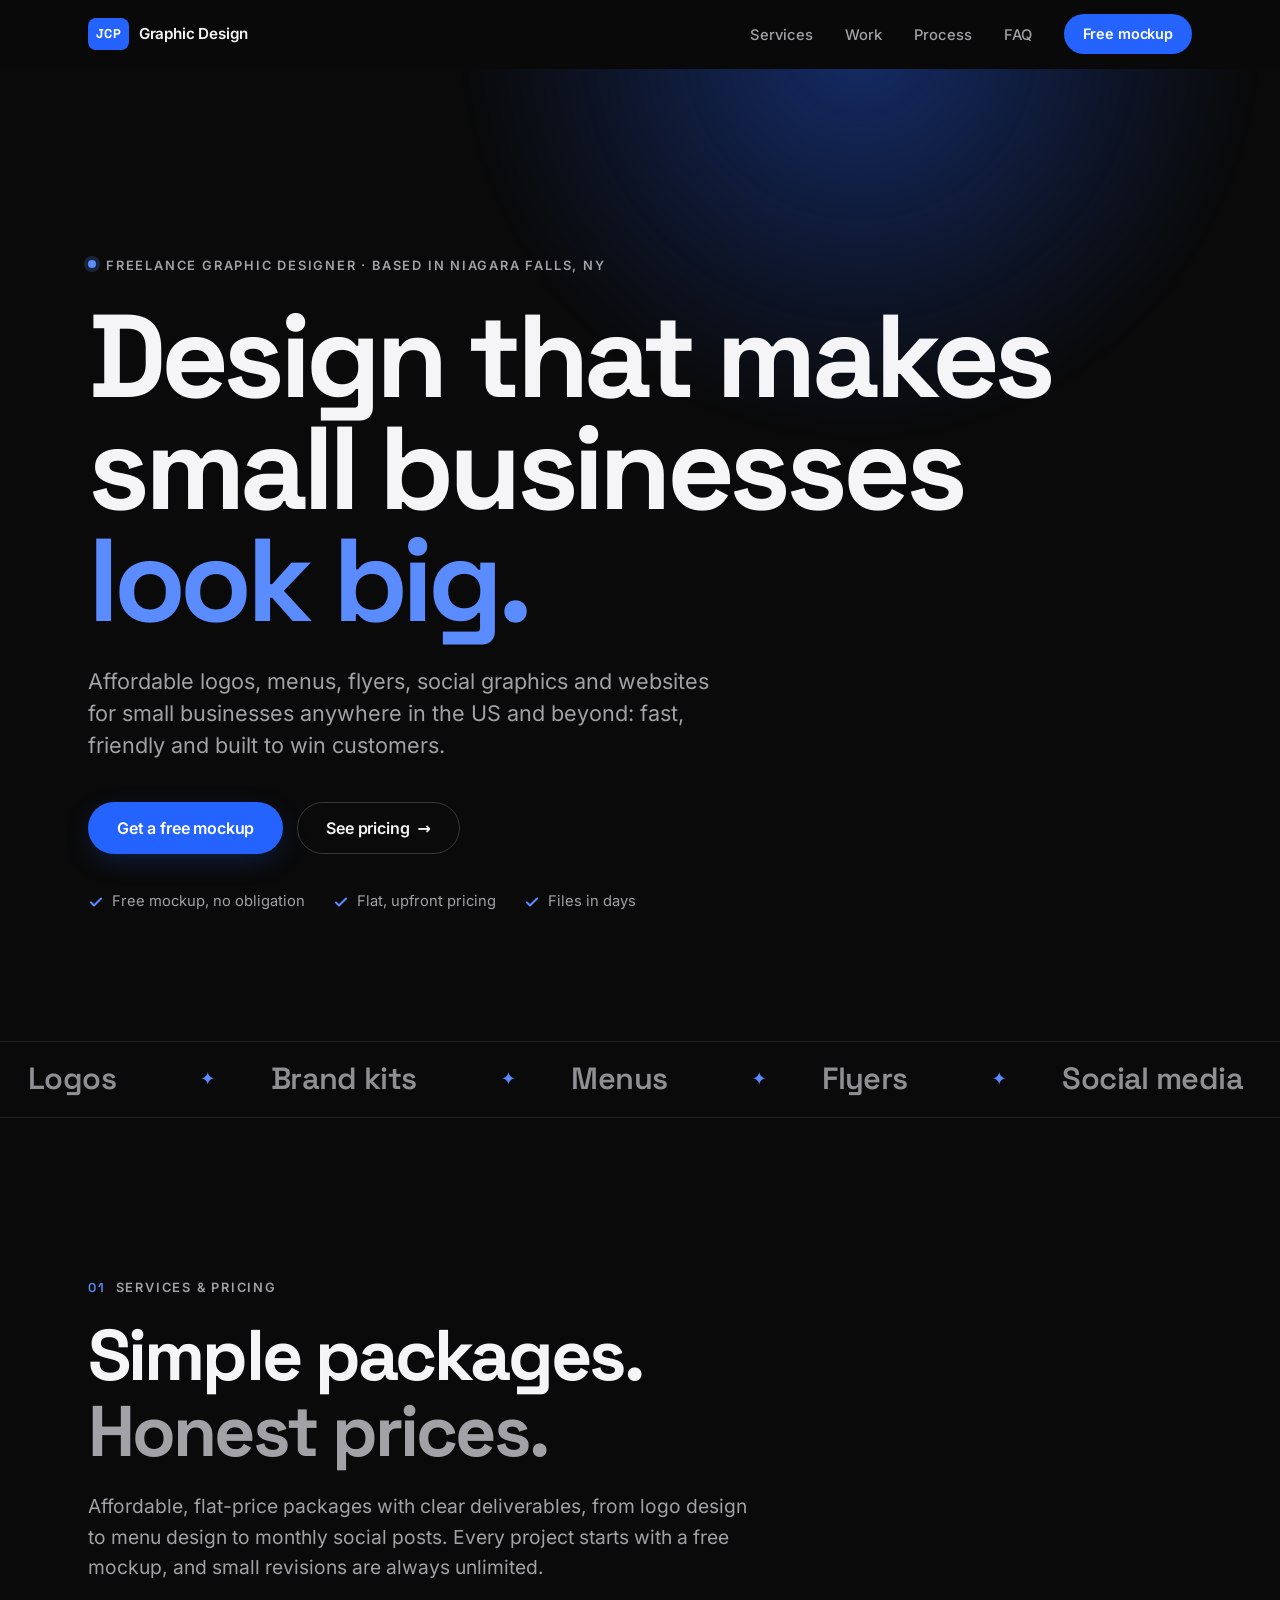
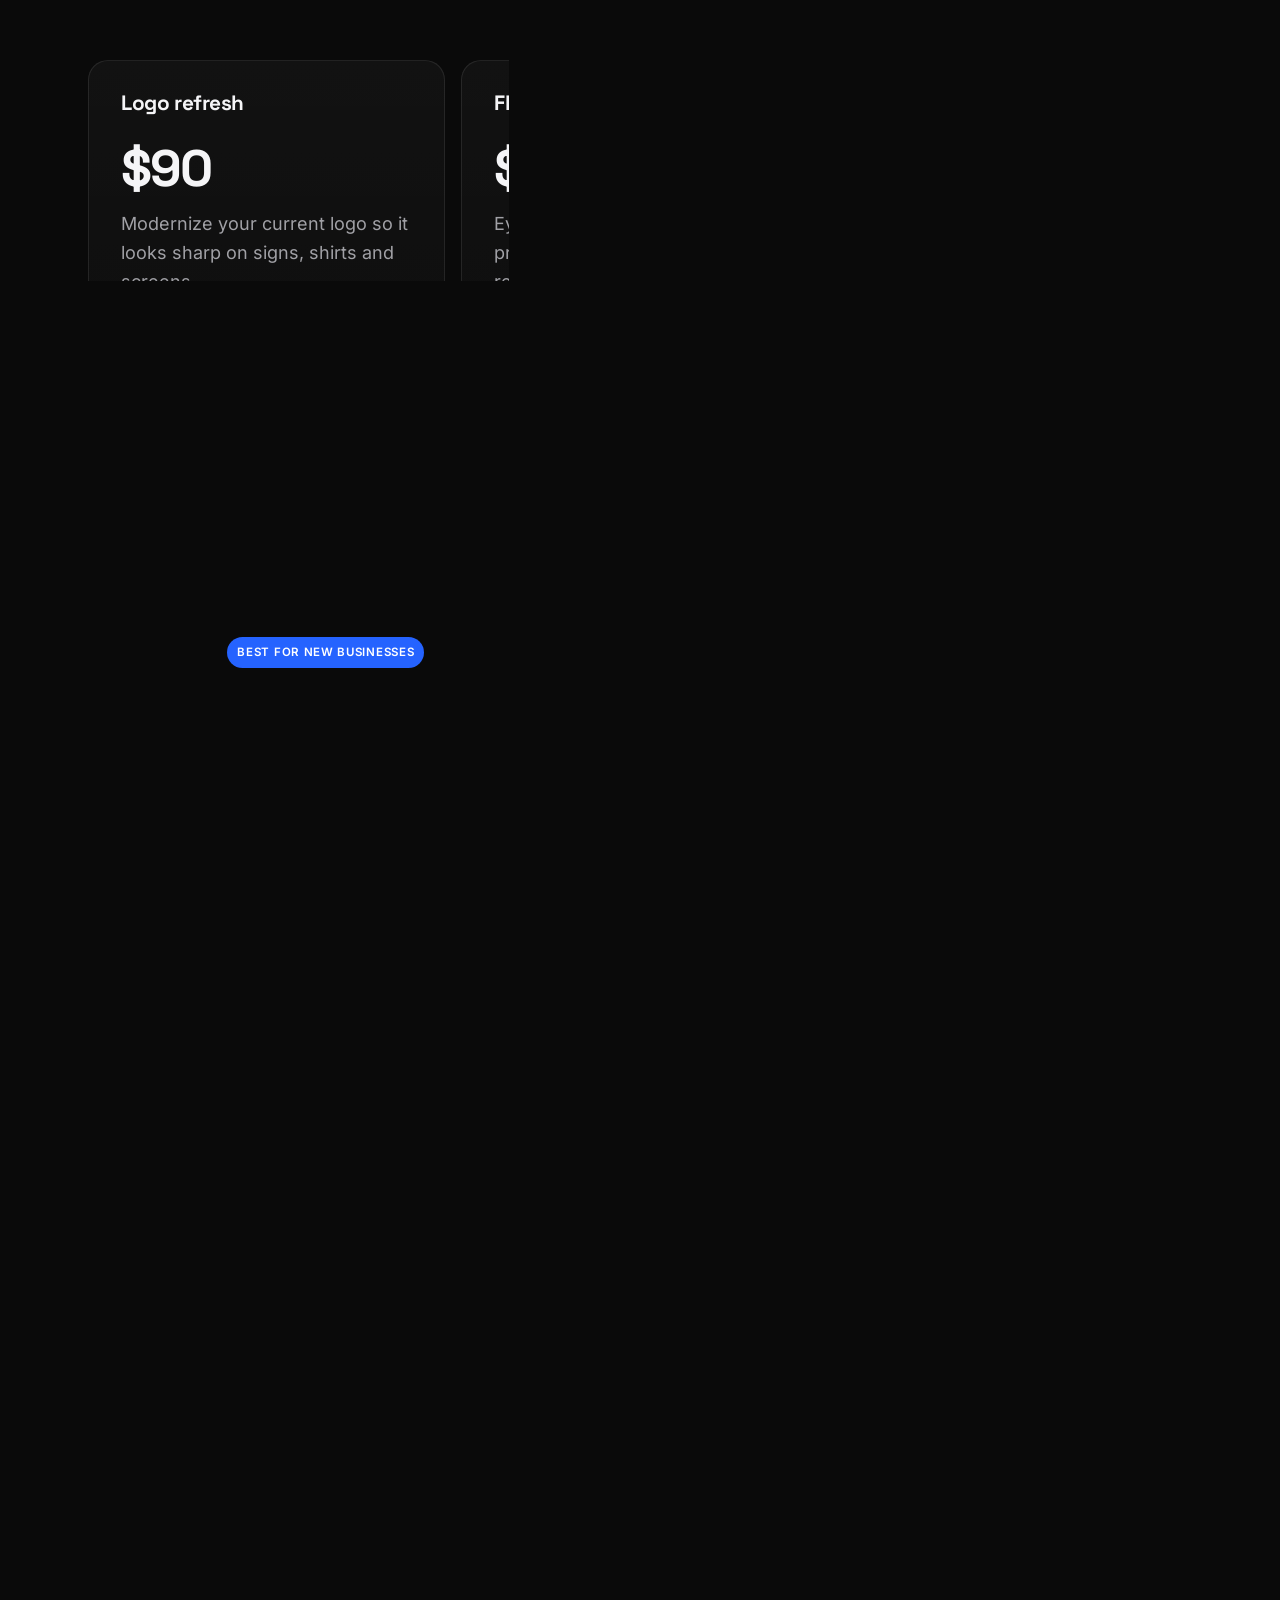
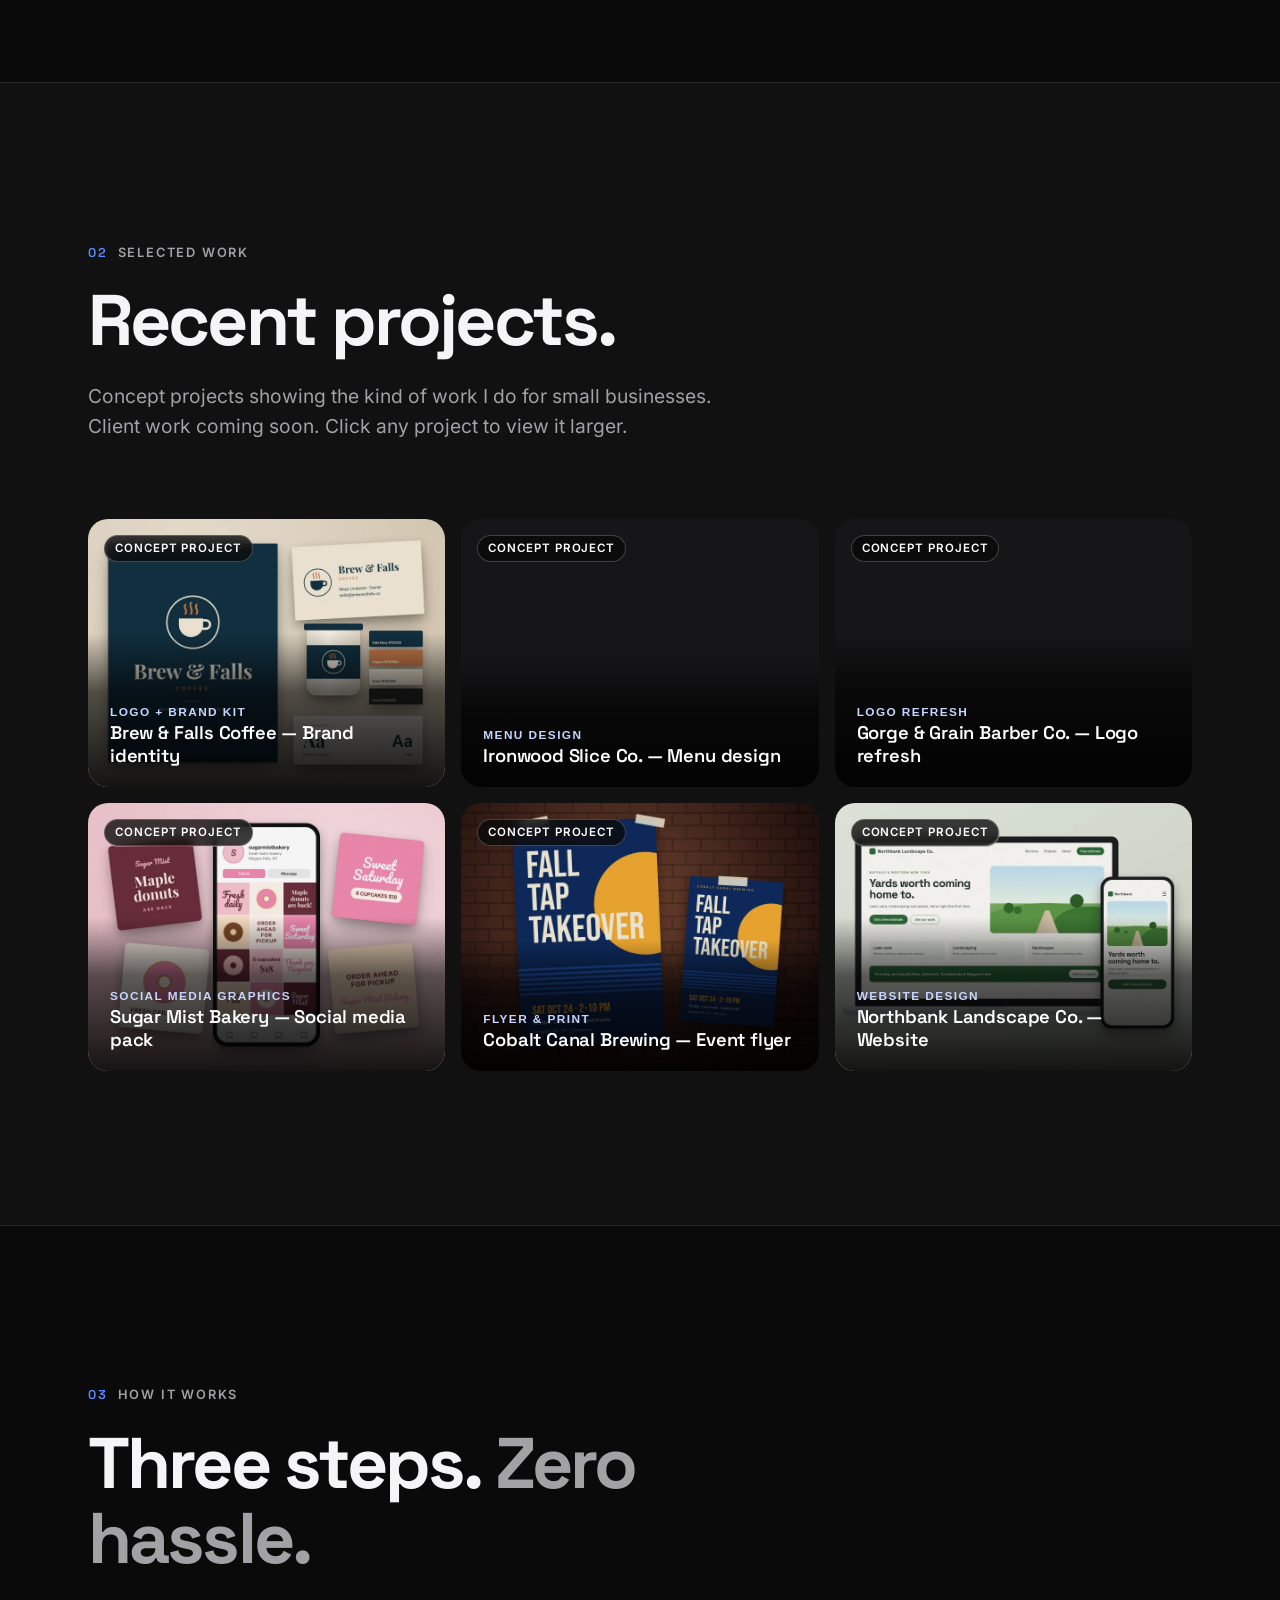
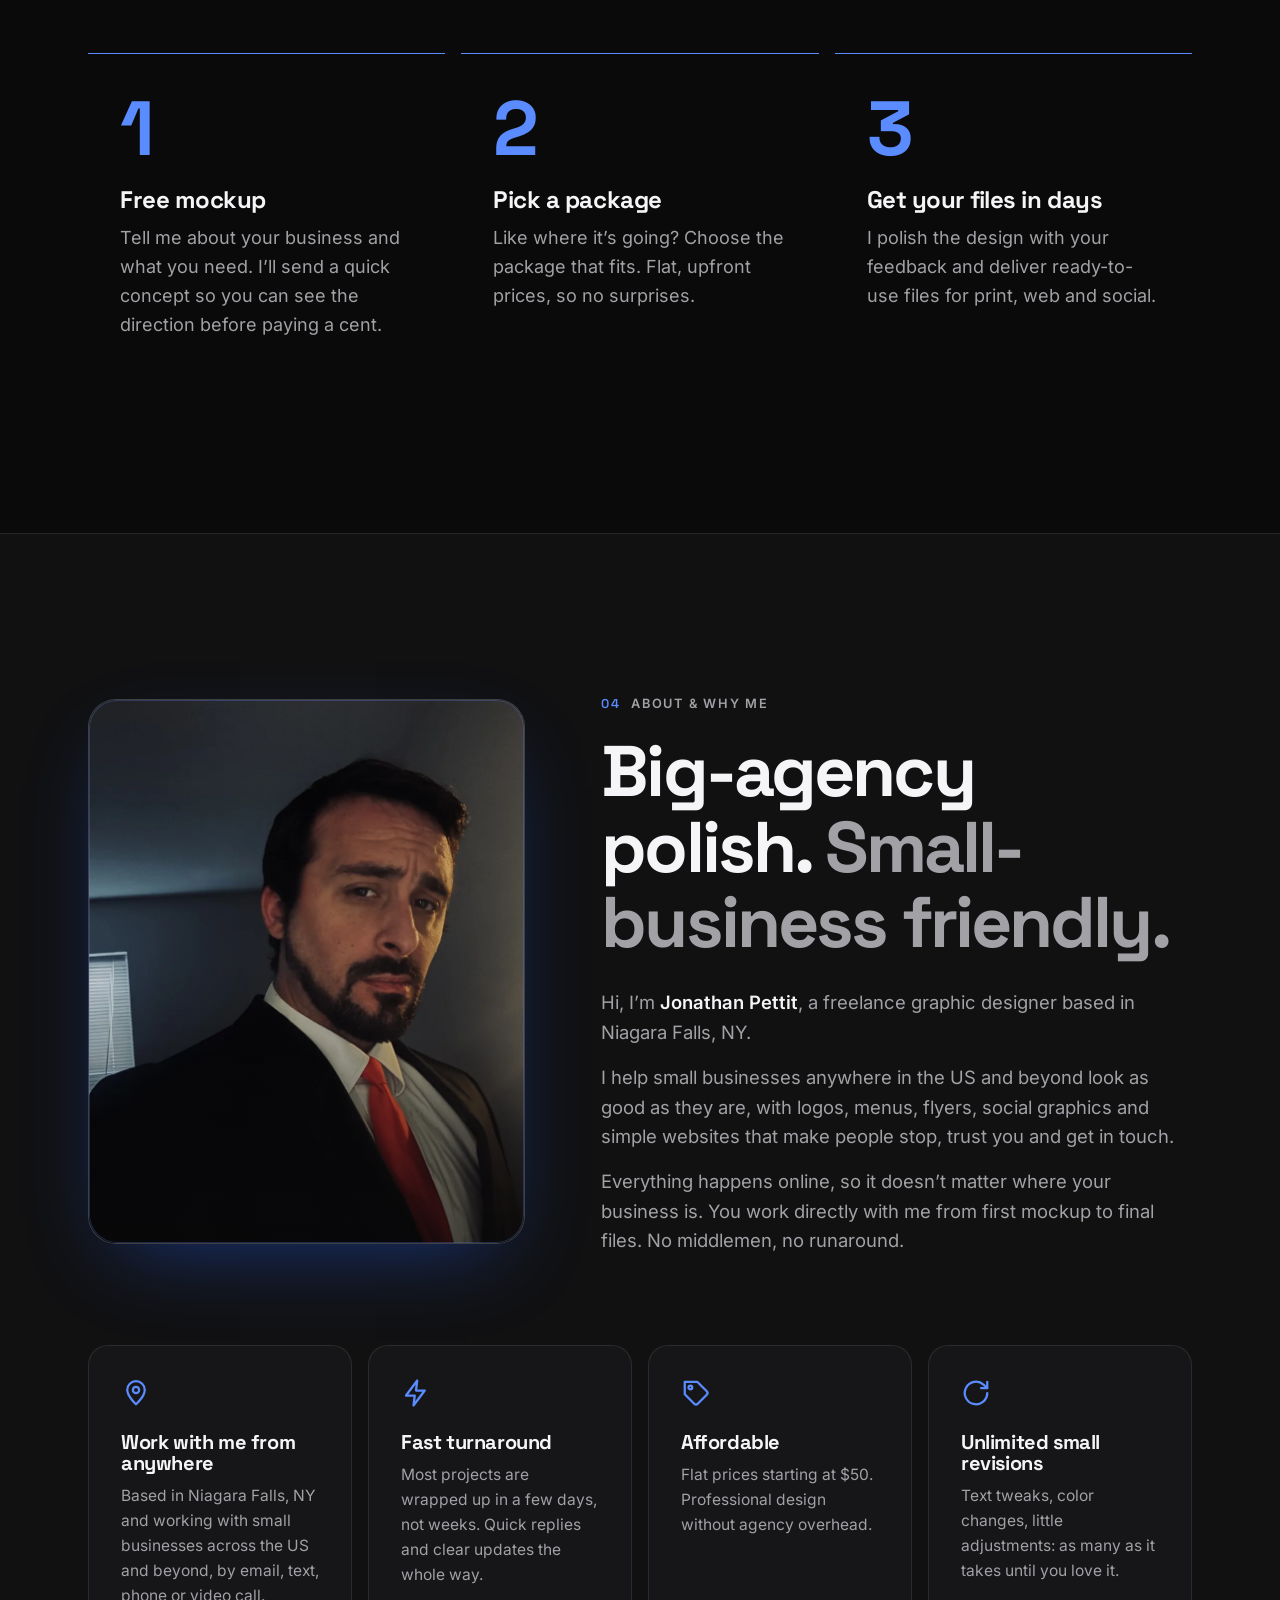
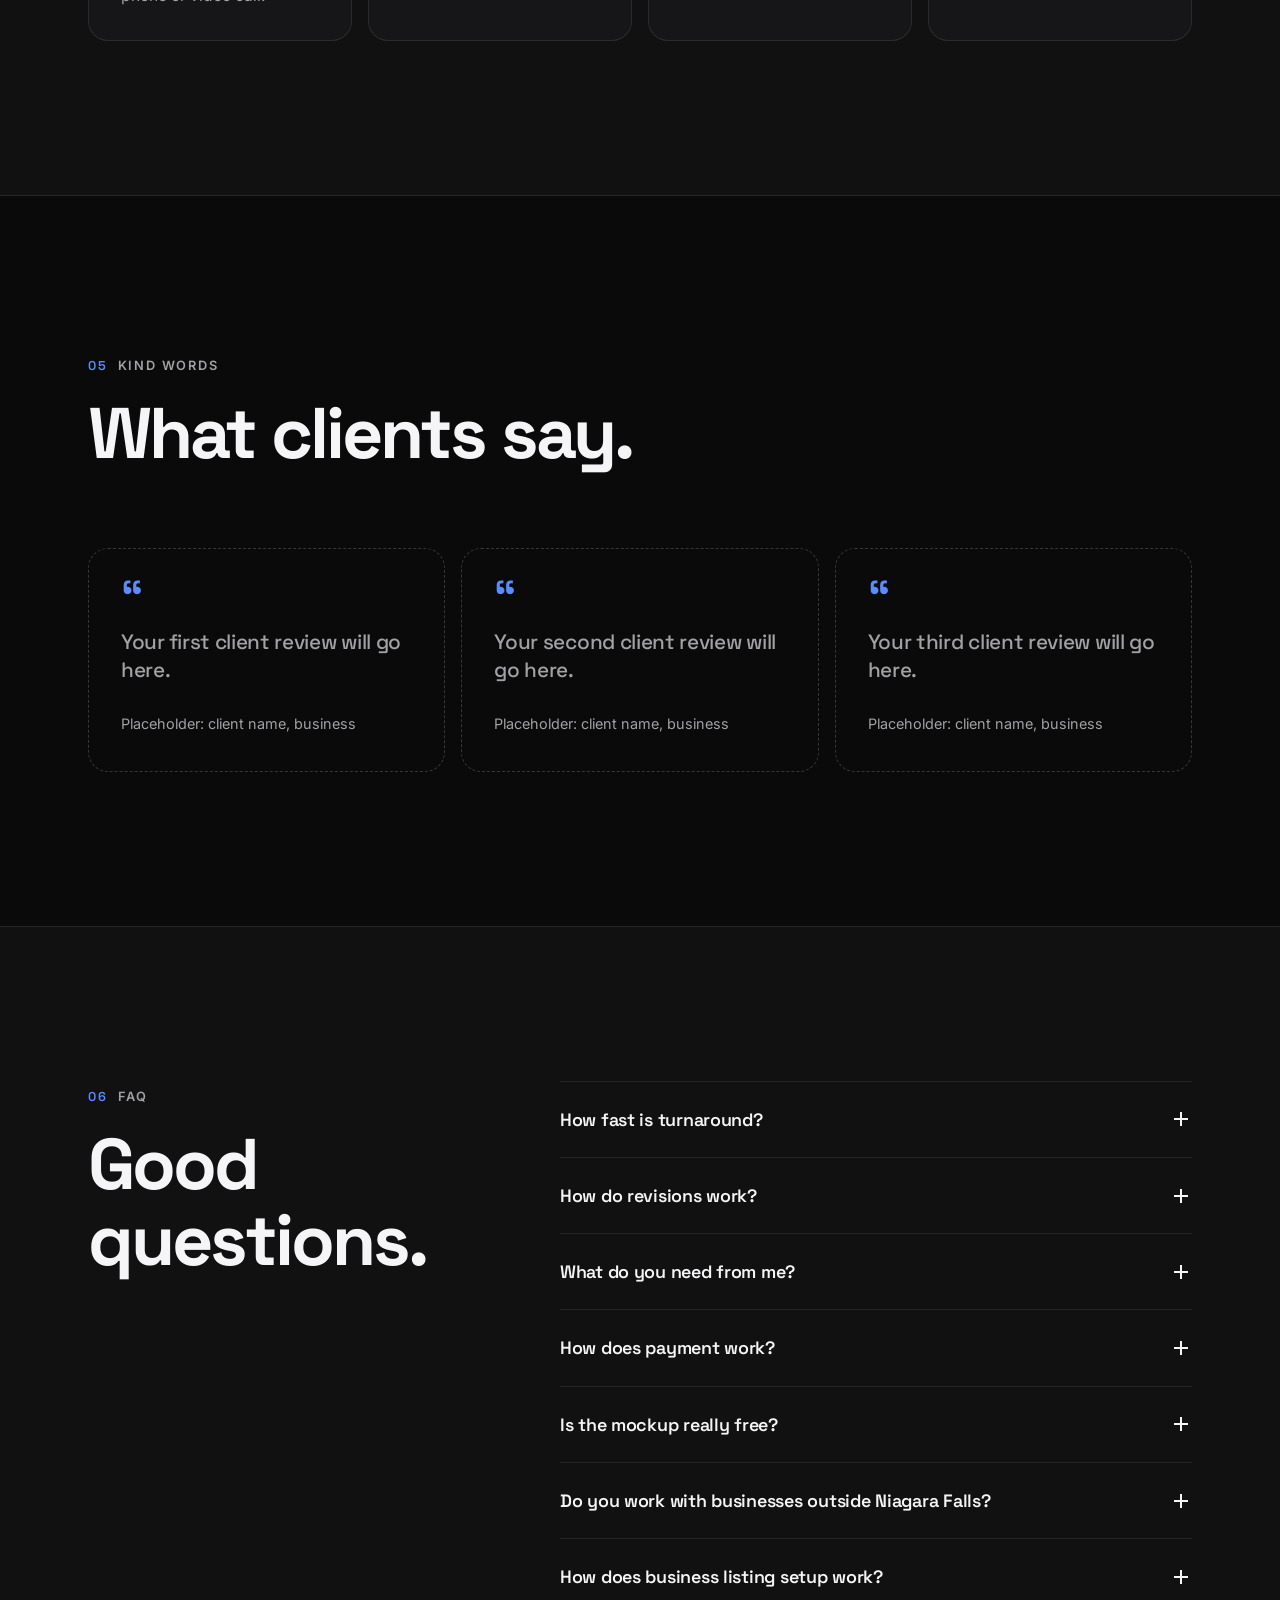
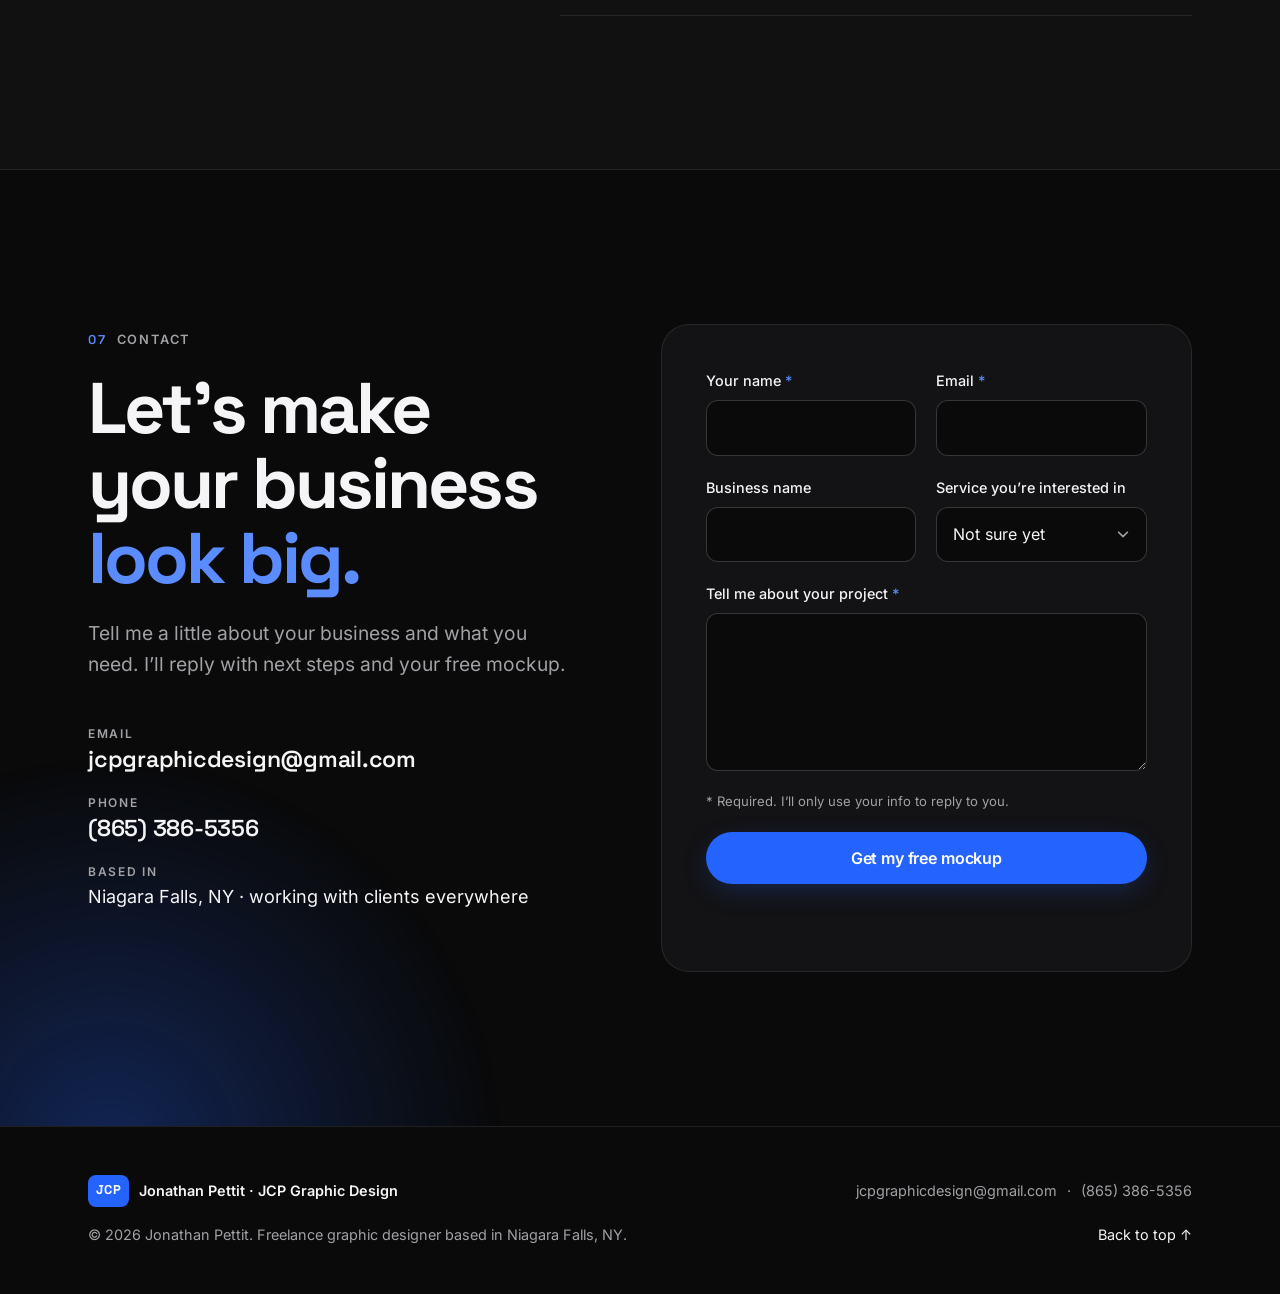
<file: index.html>
<!doctype html>
<html lang="en">
<head>
  <meta charset="utf-8">
  <meta name="viewport" content="width=device-width, initial-scale=1">
  <title>JCP Graphic Design | Affordable Freelance Graphic Designer for Small Businesses</title>
  <meta name="description" content="Jonathan Pettit is an affordable freelance graphic designer for small businesses, based in Niagara Falls, NY and working with clients anywhere online. Logo design, menu design, flyers, social media graphics and websites. Free mockup.">
  <meta name="author" content="Jonathan Pettit">
  <meta name="theme-color" content="#0a0a0a">
  <meta name="color-scheme" content="dark">

  <!-- ============================================================
       SITE URL: every absolute URL below uses https://apnpapnu.github.io/jcp-design-site.
       Using a custom domain later? Replace it everywhere (no trailing slash), e.g.
       https://www.jcpdesign.com
       Quick way:  ./scripts/set-site-url.sh https://www.jcpdesign.com
       ============================================================ -->
  <link rel="canonical" href="https://apnpapnu.github.io/jcp-design-site/">

  <!-- Open Graph / social sharing -->
  <meta property="og:type" content="website">
  <meta property="og:site_name" content="JCP Graphic Design">
  <meta property="og:title" content="JCP Graphic Design | Design that makes small businesses look big">
  <meta property="og:description" content="Affordable freelance graphic designer for small businesses anywhere. Logos, menus, flyers, social graphics and websites. Based in Niagara Falls, NY.">
  <meta property="og:url" content="https://apnpapnu.github.io/jcp-design-site/">
  <meta property="og:image" content="https://apnpapnu.github.io/jcp-design-site/images/og-image.png">
  <meta property="og:image:width" content="1200">
  <meta property="og:image:height" content="630">
  <meta property="og:image:alt" content="JCP Graphic Design: Design that makes small businesses look big. Freelance graphic designer based in Niagara Falls, NY.">
  <meta property="og:locale" content="en_US">
  <meta name="twitter:card" content="summary_large_image">
  <meta name="twitter:title" content="JCP Graphic Design | Design that makes small businesses look big">
  <meta name="twitter:description" content="Affordable freelance graphic design for small businesses anywhere. Based in Niagara Falls, NY.">
  <meta name="twitter:image" content="https://apnpapnu.github.io/jcp-design-site/images/og-image.png">

  <!-- Icons -->
  <link rel="icon" href="images/icons/favicon.svg" type="image/svg+xml">
  <link rel="icon" href="images/icons/favicon-32.png" sizes="32x32" type="image/png">
  <link rel="apple-touch-icon" href="images/icons/apple-touch-icon.png">
  <link rel="manifest" href="site.webmanifest">

  <!-- Self-hosted fonts (no third-party requests) -->
  <link rel="preload" href="fonts/inter-latin-wght-normal.woff2" as="font" type="font/woff2" crossorigin>
  <link rel="preload" href="fonts/space-grotesk-latin-wght-normal.woff2" as="font" type="font/woff2" crossorigin>
  <link rel="stylesheet" href="css/styles.css">

  <!-- Structured data for Google. No ratings/reviews are claimed. Keep prices in sync with the cards below. -->
  <script type="application/ld+json">
  {
    "@context": "https://schema.org",
    "@type": "ProfessionalService",
    "@id": "https://apnpapnu.github.io/jcp-design-site/#business",
    "name": "JCP Graphic Design",
    "description": "Affordable freelance graphic design for small businesses anywhere, online: logo design, brand kits, menu design, flyers, social media graphics, business listing setup and small websites. Based in Niagara Falls, NY.",
    "url": "https://apnpapnu.github.io/jcp-design-site/",
    "image": "https://apnpapnu.github.io/jcp-design-site/images/og-image.png",
    "logo": "https://apnpapnu.github.io/jcp-design-site/images/icons/icon-512.png",
    "email": "jcpgraphicdesign@gmail.com",
    "telephone": "+1-865-386-5356",
    "priceRange": "$50 - $250",
    "address": {
      "@type": "PostalAddress",
      "addressLocality": "Niagara Falls",
      "addressRegion": "NY",
      "addressCountry": "US"
    },
    "areaServed": [
      { "@type": "Country", "name": "United States" },
      { "@type": "Place", "name": "Worldwide (remote)" }
    ],
    "founder": { "@type": "Person", "name": "Jonathan Pettit" },
    "knowsAbout": ["Graphic design", "Affordable logo design", "Logo design", "Google Business Profile setup", "Brand identity", "Menu design", "Flyer design", "Social media graphics", "Web design"],
    "hasOfferCatalog": {
      "@type": "OfferCatalog",
      "name": "Design services",
      "itemListElement": [
        { "@type": "Offer", "itemOffered": { "@type": "Service", "name": "Business listing setup (Google Business Profile, Yelp, Tripadvisor)" }, "price": "50", "priceCurrency": "USD" },
        { "@type": "Offer", "itemOffered": { "@type": "Service", "name": "Flyer, menu or print design" }, "price": "60", "priceCurrency": "USD" },
        { "@type": "Offer", "itemOffered": { "@type": "Service", "name": "Social media graphics pack" }, "price": "75", "priceCurrency": "USD" },
        { "@type": "Offer", "itemOffered": { "@type": "Service", "name": "Logo refresh" }, "price": "90", "priceCurrency": "USD" },
        { "@type": "Offer", "itemOffered": { "@type": "Service", "name": "New logo + brand kit" }, "price": "175", "priceCurrency": "USD" },
        { "@type": "Offer", "itemOffered": { "@type": "Service", "name": "Monthly social media graphics" }, "priceSpecification": { "@type": "UnitPriceSpecification", "price": "200", "priceCurrency": "USD", "unitText": "month" } },
        { "@type": "Offer", "itemOffered": { "@type": "Service", "name": "Small business website" }, "price": "250", "priceCurrency": "USD" }
      ]
    }
  }
  </script>
  <script>document.documentElement.classList.add('js');</script>
</head>
<body>
  <a class="skip-link" href="#main">Skip to content</a>

  <!-- ===================== NAV ===================== -->
  <header class="nav" id="top">
    <div class="nav__inner container">
      <a class="nav__logo" href="#top" aria-label="JCP Graphic Design, back to top">
        <span class="nav__mark" aria-hidden="true">JCP</span>
        <span class="nav__name">Graphic Design</span>
      </a>
      <button class="nav__toggle" type="button" aria-expanded="false" aria-controls="nav-menu">
        <span class="sr-only">Menu</span>
        <span class="nav__bars" aria-hidden="true"></span>
      </button>
      <nav class="nav__menu" id="nav-menu" aria-label="Main">
        <ul>
          <li><a href="#services">Services</a></li>
          <li><a href="#work">Work</a></li>
          <li><a href="#process">Process</a></li>
          <li><a href="#faq">FAQ</a></li>
          <li><a class="btn btn--small" href="#contact">Free mockup</a></li>
        </ul>
      </nav>
    </div>
  </header>

  <main id="main">
    <!-- ===================== 1. HERO ===================== -->
    <section class="hero" aria-labelledby="hero-title">
      <div class="hero__glow" aria-hidden="true"></div>
      <div class="container hero__inner">
        <p class="eyebrow rise">Freelance graphic designer &middot; Based in Niagara Falls, NY</p>
        <h1 class="hero__title rise" id="hero-title">Design that makes small businesses <span class="accent">look&nbsp;big.</span></h1>
        <p class="hero__sub rise">Affordable logos, menus, flyers, social graphics and websites for small businesses anywhere in the US and beyond: fast, friendly and built to win customers.</p>
        <div class="hero__actions rise">
          <a class="btn btn--primary" href="#contact">Get a free mockup</a>
          <a class="btn btn--ghost" href="#services">See pricing <span aria-hidden="true">&rarr;</span></a>
        </div>
        <ul class="hero__facts rise" aria-label="Highlights">
          <li>Free mockup, no obligation</li>
          <li>Flat, upfront pricing</li>
          <li>Files in days</li>
        </ul>
      </div>
      <div class="ticker" aria-hidden="true">
        <div class="ticker__track">
          <span>Logos</span><span>Brand kits</span><span>Menus</span><span>Flyers</span><span>Social media</span><span>Websites</span><span>Print</span>
          <span>Logos</span><span>Brand kits</span><span>Menus</span><span>Flyers</span><span>Social media</span><span>Websites</span><span>Print</span>
        </div>
      </div>
    </section>

    <!-- ===================== 2. SERVICES & PRICING =====================
         EDIT PRICES HERE: each card has a <p class="card__price">. Change the
         number inside it. "What's included" is the <ul class="card__list">.
         Also update: the matching <option> in the contact form (search
         "f-service") and the "price" in the JSON-LD block in <head>.
    ================================================================== -->
    <section class="section" id="services" aria-labelledby="services-title">
      <div class="container">
        <header class="section__head reveal">
          <p class="eyebrow"><span class="num">01</span> Services &amp; pricing</p>
          <h2 class="section__title" id="services-title">Simple packages. <span class="muted">Honest prices.</span></h2>
          <p class="section__lead">Affordable, flat-price packages with clear deliverables, from logo design to menu design to monthly social posts. Every project starts with a free mockup, and small revisions are always unlimited.</p>
        </header>

        <ul class="cards" role="list">
          <li class="card reveal">
            <h3 class="card__title">Logo refresh</h3>
            <p class="card__price">$90</p>
            <p class="card__desc">Modernize your current logo so it looks sharp on signs, shirts and screens.</p>
            <ul class="card__list">
              <li>2 refreshed directions to choose from</li>
              <li>Unlimited small revisions</li>
              <li>Full-color, black &amp; white and white versions</li>
              <li>PNG, JPG, SVG &amp; PDF files</li>
            </ul>
            <a class="card__link" href="#contact" data-service="Logo refresh">Start with a free mockup <span aria-hidden="true">&rarr;</span></a>
          </li>
          <li class="card reveal">
            <h3 class="card__title">Flyer, menu &amp; print design</h3>
            <p class="card__price">$60</p>
            <p class="card__desc">Eye-catching flyers, menus and print pieces, delivered print-ready.</p>
            <ul class="card__list">
              <li>1 flyer, poster or one-page menu (front &amp; back)</li>
              <li>Unlimited small revisions</li>
              <li>Print-ready PDF + image for web and social</li>
              <li>Ready for any local or online printer</li>
            </ul>
            <a class="card__link" href="#contact" data-service="Flyer / menu / print design">Start with a free mockup <span aria-hidden="true">&rarr;</span></a>
          </li>
          <li class="card reveal">
            <h3 class="card__title">Social media graphics pack</h3>
            <p class="card__price">$75</p>
            <p class="card__desc">On-brand graphics that make your feed look professional.</p>
            <ul class="card__list">
              <li>6 custom post designs</li>
              <li>Sized for Instagram &amp; Facebook (feed + story)</li>
              <li>Editable Canva templates to reuse</li>
              <li>Unlimited small revisions</li>
            </ul>
            <a class="card__link" href="#contact" data-service="Social media graphics pack">Start with a free mockup <span aria-hidden="true">&rarr;</span></a>
          </li>
          <li class="card card--feature reveal">
            <p class="card__tag">Best for new businesses</p>
            <h3 class="card__title">New logo + brand kit</h3>
            <p class="card__price">$175</p>
            <p class="card__desc">A brand-new logo plus everything you need to use it consistently.</p>
            <ul class="card__list">
              <li>3 initial logo concepts</li>
              <li>Main logo, alternate layout &amp; icon</li>
              <li>Color palette, font pairing &amp; 1-page brand guide</li>
              <li>Business card design + all file formats</li>
            </ul>
            <a class="card__link" href="#contact" data-service="New logo + brand kit">Start with a free mockup <span aria-hidden="true">&rarr;</span></a>
          </li>
          <li class="card reveal">
            <h3 class="card__title">Monthly social media graphics</h3>
            <p class="card__price">$200<span class="card__unit">/mo</span></p>
            <p class="card__desc">Fresh graphics every month, so you never scramble for something to post.</p>
            <ul class="card__list">
              <li>12 custom posts a month (about 3 a week)</li>
              <li>Built around your promos, specials &amp; holidays</li>
              <li>Feed and story sizes, delivered as one monthly batch</li>
              <li>Unlimited small revisions</li>
            </ul>
            <a class="card__link" href="#contact" data-service="Monthly social media graphics">Start with a free mockup <span aria-hidden="true">&rarr;</span></a>
          </li>
          <li class="card reveal">
            <h3 class="card__title">Small business website</h3>
            <p class="card__price">$250</p>
            <p class="card__desc">A complete small website: fast, mobile-friendly and easy for customers to find.</p>
            <ul class="card__list">
              <li>Up to 4 pages (e.g. Home, Services or Menu, About, Contact)</li>
              <li>Mobile-friendly design + working contact form</li>
              <li>Basic Google SEO setup</li>
              <li>Free hosting set up for you (domain about $10&ndash;12/yr, not included)</li>
            </ul>
            <a class="card__link" href="#contact" data-service="Small business website">Start with a free mockup <span aria-hidden="true">&rarr;</span></a>
          </li>
          <li class="card card--wide reveal">
            <p class="card__tag card__tag--addon">Great add-on</p>
            <h3 class="card__title">Business listing setup</h3>
            <p class="card__price">$50</p>
            <p class="card__desc">Get found and look right where customers search: Google, Yelp and Tripadvisor.</p>
            <ul class="card__list">
              <li>Google Business Profile, Yelp &amp; Tripadvisor</li>
              <li>Hours, services or menu, and description added or updated</li>
              <li>Photos added and sized correctly</li>
              <li>You keep full ownership of every listing</li>
            </ul>
            <a class="card__link" href="#contact" data-service="Business listing setup">Start with a free mockup <span aria-hidden="true">&rarr;</span></a>
          </li>
        </ul>
      </div>
    </section>

    <!-- ===================== 3. PORTFOLIO =====================
         The grid is built from ONE list: js/portfolio.js
         Put image files in images/portfolio/ and edit that list.
    ========================================================== -->
    <section class="section section--alt" id="work" aria-labelledby="work-title">
      <div class="container">
        <header class="section__head reveal">
          <p class="eyebrow"><span class="num">02</span> Selected work</p>
          <h2 class="section__title" id="work-title">Recent projects.</h2>
          <p class="section__lead">Concept projects showing the kind of work I do for small businesses. Client work coming soon. Click any project to view it larger.</p>
        </header>
        <ul class="gallery" id="gallery" role="list" aria-label="Portfolio"></ul>
        <noscript>
          <p class="noscript-note">The gallery needs JavaScript to load. Email <a href="mailto:jcpgraphicdesign@gmail.com">jcpgraphicdesign@gmail.com</a> and I&rsquo;ll send samples directly.</p>
        </noscript>
      </div>

      <!-- Lightbox (opened by js/main.js) -->
      <dialog class="lightbox" id="lightbox" aria-labelledby="lightbox-caption">
        <div class="lightbox__inner">
          <figure class="lightbox__figure">
            <img class="lightbox__img" id="lightbox-img" src="[data-uri]" alt="" width="1200" height="900">
            <figcaption class="lightbox__caption" id="lightbox-caption"></figcaption>
          </figure>
          <button class="lightbox__btn lightbox__close" type="button" aria-label="Close image viewer">&times;</button>
          <button class="lightbox__btn lightbox__prev" type="button" aria-label="Previous project">&larr;</button>
          <button class="lightbox__btn lightbox__next" type="button" aria-label="Next project">&rarr;</button>
        </div>
      </dialog>
    </section>

    <!-- ===================== 4. HOW IT WORKS ===================== -->
    <section class="section" id="process" aria-labelledby="process-title">
      <div class="container">
        <header class="section__head reveal">
          <p class="eyebrow"><span class="num">03</span> How it works</p>
          <h2 class="section__title" id="process-title">Three steps. <span class="muted">Zero hassle.</span></h2>
        </header>
        <ol class="steps" role="list">
          <li class="step reveal">
            <span class="step__num" aria-hidden="true">1</span>
            <h3 class="step__title">Free mockup</h3>
            <p>Tell me about your business and what you need. I&rsquo;ll send a quick concept so you can see the direction before paying a cent.</p>
          </li>
          <li class="step reveal">
            <span class="step__num" aria-hidden="true">2</span>
            <h3 class="step__title">Pick a package</h3>
            <p>Like where it&rsquo;s going? Choose the package that fits. Flat, upfront prices, so no surprises.</p>
          </li>
          <li class="step reveal">
            <span class="step__num" aria-hidden="true">3</span>
            <h3 class="step__title">Get your files in days</h3>
            <p>I polish the design with your feedback and deliver ready-to-use files for print, web and social.</p>
          </li>
        </ol>
      </div>
    </section>

    <!-- ===================== 5. WHY ME ===================== -->
    <section class="section section--alt" id="why" aria-labelledby="why-title">
      <div class="container why">
        <!-- ABOUT: portrait lives in images/about/ (webp + jpg fallback). -->
        <div class="about">
          <figure class="about__photo reveal">
            <picture>
              <source srcset="images/about/jonathan-pettit.webp" type="image/webp">
              <img src="images/about/jonathan-pettit.jpg" alt="Jonathan Pettit, graphic designer in Niagara Falls, NY" width="880" height="1100" loading="lazy" decoding="async">
            </picture>
          </figure>
          <div class="about__text">
            <header class="section__head reveal">
              <p class="eyebrow"><span class="num">04</span> About &amp; why me</p>
              <h2 class="section__title" id="why-title">Big-agency polish. <span class="muted">Small-business friendly.</span></h2>
            </header>
            <div class="about__copy reveal">
              <p>Hi, I&rsquo;m <strong>Jonathan Pettit</strong>, a freelance graphic designer based in Niagara Falls, NY.</p>
              <p>I help small businesses anywhere in the US and beyond look as good as they are, with logos, menus, flyers, social graphics and simple websites that make people stop, trust you and get in touch.</p>
              <p>Everything happens online, so it doesn&rsquo;t matter where your business is. You work directly with me from first mockup to final files. No middlemen, no runaround.</p>
            </div>
          </div>
        </div>
        <ul class="features" role="list">
          <li class="feature reveal">
            <svg class="feature__icon" viewBox="0 0 24 24" aria-hidden="true"><path d="M12 21s-7-6.2-7-11.5A7 7 0 0 1 19 9.5C19 14.8 12 21 12 21Z"/><circle cx="12" cy="9.5" r="2.5"/></svg>
            <h3>Work with me from anywhere</h3>
            <p>Based in Niagara Falls, NY and working with small businesses across the US and beyond, by email, text, phone or video call.</p>
          </li>
          <li class="feature reveal">
            <svg class="feature__icon" viewBox="0 0 24 24" aria-hidden="true"><path d="M13 2 4 14h7l-1 8 9-12h-7l1-8Z"/></svg>
            <h3>Fast turnaround</h3>
            <p>Most projects are wrapped up in a few days, not weeks. Quick replies and clear updates the whole way.</p>
          </li>
          <li class="feature reveal">
            <svg class="feature__icon" viewBox="0 0 24 24" aria-hidden="true"><path d="M20.6 13.4 13.4 20.6a2 2 0 0 1-2.8 0L3 13V3h10l7.6 7.6a2 2 0 0 1 0 2.8Z"/><circle cx="7.5" cy="7.5" r="1.5"/></svg>
            <h3>Affordable</h3>
            <p>Flat prices starting at $50. Professional design without agency overhead.</p>
          </li>
          <li class="feature reveal">
            <svg class="feature__icon" viewBox="0 0 24 24" aria-hidden="true"><path d="M21 12a9 9 0 1 1-3-6.7L21 8"/><path d="M21 3v5h-5"/></svg>
            <h3>Unlimited small revisions</h3>
            <p>Text tweaks, color changes, little adjustments: as many as it takes until you love it.</p>
          </li>
        </ul>
      </div>
    </section>

    <!-- ===================== 6. TESTIMONIALS =====================
         PLACEHOLDERS ONLY. Replace each card's text and name with a REAL
         client review (with their permission). Never use made-up reviews.
         To HIDE this whole section until you have real reviews, add the
         word  hidden  to the <section> tag, like:  <section hidden class=...
    ============================================================== -->
    <section class="section" id="testimonials" aria-labelledby="testimonials-title">
      <div class="container">
        <header class="section__head reveal">
          <p class="eyebrow"><span class="num">05</span> Kind words</p>
          <h2 class="section__title" id="testimonials-title">What clients say.</h2>
        </header>
        <ul class="quotes" role="list">
          <li class="quote quote--placeholder reveal">
            <blockquote><p>Your first client review will go here.</p></blockquote>
            <p class="quote__by">Placeholder: client name, business</p>
          </li>
          <li class="quote quote--placeholder reveal">
            <blockquote><p>Your second client review will go here.</p></blockquote>
            <p class="quote__by">Placeholder: client name, business</p>
          </li>
          <li class="quote quote--placeholder reveal">
            <blockquote><p>Your third client review will go here.</p></blockquote>
            <p class="quote__by">Placeholder: client name, business</p>
          </li>
        </ul>
      </div>
    </section>

    <!-- ===================== 7. FAQ ===================== -->
    <section class="section section--alt" id="faq" aria-labelledby="faq-title">
      <div class="container faq">
        <header class="section__head reveal">
          <p class="eyebrow"><span class="num">06</span> FAQ</p>
          <h2 class="section__title" id="faq-title">Good questions.</h2>
        </header>
        <div class="faq__list reveal">
          <details>
            <summary>How fast is turnaround?</summary>
            <p>Most projects are delivered within a few days of you approving the mockup. Bigger projects like websites take a little longer, and you&rsquo;ll get a clear timeline before we start. Have a deadline? Tell me up front.</p>
          </details>
          <details>
            <summary>How do revisions work?</summary>
            <p>Small revisions are unlimited: text edits, color tweaks, swapping a photo, nudging the layout. We keep refining until you&rsquo;re happy. If you decide to go in a completely new direction, we&rsquo;ll talk it through first.</p>
          </details>
          <details>
            <summary>What do you need from me?</summary>
            <p>Your business name, what the design is for, and any text or info that should appear. If you have them, send your current logo, photos, colors you like and a few examples of designs you admire. Don&rsquo;t have much? No problem. I&rsquo;ll guide you.</p>
          </details>
          <details>
            <summary>How does payment work?</summary>
            <p>Prices are flat and agreed before work begins. Typically there&rsquo;s a deposit to get started and the balance is due on delivery, payable through common methods. We&rsquo;ll confirm the details together before anything starts.</p>
          </details>
          <details>
            <summary>Is the mockup really free?</summary>
            <p>Yes. Tell me about your project and I&rsquo;ll put together a quick concept so you can see the direction. There&rsquo;s no obligation to continue.</p>
          </details>
          <details>
            <summary>Do you work with businesses outside Niagara Falls?</summary>
            <p>Yes. I&rsquo;m based in Niagara Falls, NY and work with small businesses anywhere in the US and beyond. Everything happens online (email, text, phone or a quick video call) and files are delivered digitally. For print pieces you get print-ready files you can take to any local or online printer.</p>
          </details>
          <details>
            <summary>How does business listing setup work?</summary>
            <p>I add or update your hours, services or menu, photos and description on Google Business Profile, Yelp and Tripadvisor. You stay the owner of every listing. You can add me as a manager, or we can do it together on a quick call. If a site asks the owner to verify the business (Google often does), you&rsquo;ll complete that step and I&rsquo;ll walk you through it.</p>
          </details>
        </div>
      </div>
    </section>

    <!-- ===================== 8. CONTACT =====================
         FORM SETTINGS: the form posts to the URL in action="...".
         - Current: FormSubmit (free). Emails go to jcpgraphicdesign@gmail.com.
         - To switch to Web3Forms: set action="https://api.web3forms.com/submit"
           and fill in the access_key hidden field below. See README.md.
    ======================================================== -->
    <section class="section contact" id="contact" aria-labelledby="contact-title">
      <div class="hero__glow hero__glow--contact" aria-hidden="true"></div>
      <div class="container contact__grid">
        <div class="contact__intro reveal">
          <p class="eyebrow"><span class="num">07</span> Contact</p>
          <h2 class="section__title" id="contact-title">Let&rsquo;s make your business <span class="accent">look big.</span></h2>
          <p class="section__lead">Tell me a little about your business and what you need. I&rsquo;ll reply with next steps and your free mockup.</p>
          <ul class="contact__direct" role="list">
            <li><span class="contact__label">Email</span><a href="mailto:jcpgraphicdesign@gmail.com?subject=Free%20mockup%20request">jcpgraphicdesign@gmail.com</a></li>
            <li><span class="contact__label">Phone</span><a href="tel:+18653865356">(865) 386-5356</a></li>
            <li><span class="contact__label">Based in</span><span>Niagara Falls, NY &middot; working with clients everywhere</span></li>
          </ul>
        </div>

        <form class="form reveal" id="contact-form" action="https://formsubmit.co/jcpgraphicdesign@gmail.com" method="POST" novalidate>
          <!-- Service settings (hidden). -->
          <input type="hidden" name="_subject" value="New free mockup request from your website">
          <input type="hidden" name="_template" value="table">
          <input type="hidden" name="_next" value="https://apnpapnu.github.io/jcp-design-site/thanks.html">
          <!-- Web3Forms only: paste your access key here and change action (see README). Leave empty for FormSubmit. -->
          <input type="hidden" name="access_key" value="">
          <!-- Honeypot: real people never see or fill this. Bots do, and get ignored. -->
          <div class="hp" aria-hidden="true">
            <label for="f-hp">Leave this field empty</label>
            <input type="text" id="f-hp" name="_honey" tabindex="-1" autocomplete="off">
          </div>

          <div class="form__row">
            <div class="field">
              <label for="f-name">Your name <span class="req" aria-hidden="true">*</span></label>
              <input id="f-name" name="name" type="text" autocomplete="name" required>
            </div>
            <div class="field">
              <label for="f-email">Email <span class="req" aria-hidden="true">*</span></label>
              <input id="f-email" name="email" type="email" autocomplete="email" required>
            </div>
          </div>
          <div class="form__row">
            <div class="field">
              <label for="f-business">Business name</label>
              <input id="f-business" name="business" type="text" autocomplete="organization">
            </div>
            <div class="field">
              <label for="f-service">Service you&rsquo;re interested in</label>
              <select id="f-service" name="service">
                <option value="Not sure yet">Not sure yet</option>
                <option value="Logo refresh">Logo refresh ($90)</option>
                <option value="Flyer / menu / print design">Flyer / menu / print design ($60)</option>
                <option value="Social media graphics pack">Social media graphics pack ($75)</option>
                <option value="New logo + brand kit">New logo + brand kit ($175)</option>
                <option value="Monthly social media graphics">Monthly social media graphics ($200/mo)</option>
                <option value="Small business website">Small business website ($250)</option>
                <option value="Business listing setup">Business listing setup ($50)</option>
              </select>
            </div>
          </div>
          <div class="field">
            <label for="f-message">Tell me about your project <span class="req" aria-hidden="true">*</span></label>
            <textarea id="f-message" name="message" rows="5" required></textarea>
          </div>
          <p class="form__note"><span aria-hidden="true">*</span> Required. I&rsquo;ll only use your info to reply to you.</p>
          <button class="btn btn--primary btn--block" type="submit">Get my free mockup</button>
          <p class="form__status" id="form-status" role="status" aria-live="polite"></p>
        </form>
      </div>
    </section>
  </main>

  <!-- ===================== 9. FOOTER ===================== -->
  <footer class="footer">
    <div class="container footer__inner">
      <p class="footer__brand"><span class="nav__mark" aria-hidden="true">JCP</span> Jonathan Pettit &middot; JCP Graphic Design</p>
      <p class="footer__meta">
        <a href="mailto:jcpgraphicdesign@gmail.com">jcpgraphicdesign@gmail.com</a>
        <span aria-hidden="true">&middot;</span>
        <a href="tel:+18653865356">(865) 386-5356</a>
      </p>
      <p class="footer__copy">&copy; <span id="year">2026</span> Jonathan Pettit. Freelance graphic designer based in Niagara Falls, NY.</p>
      <a class="footer__top" href="#top">Back to top <span aria-hidden="true">&uarr;</span></a>
    </div>
  </footer>

  <script src="js/portfolio.js" defer></script>
  <script src="js/main.js" defer></script>
</body>
</html>
</file>
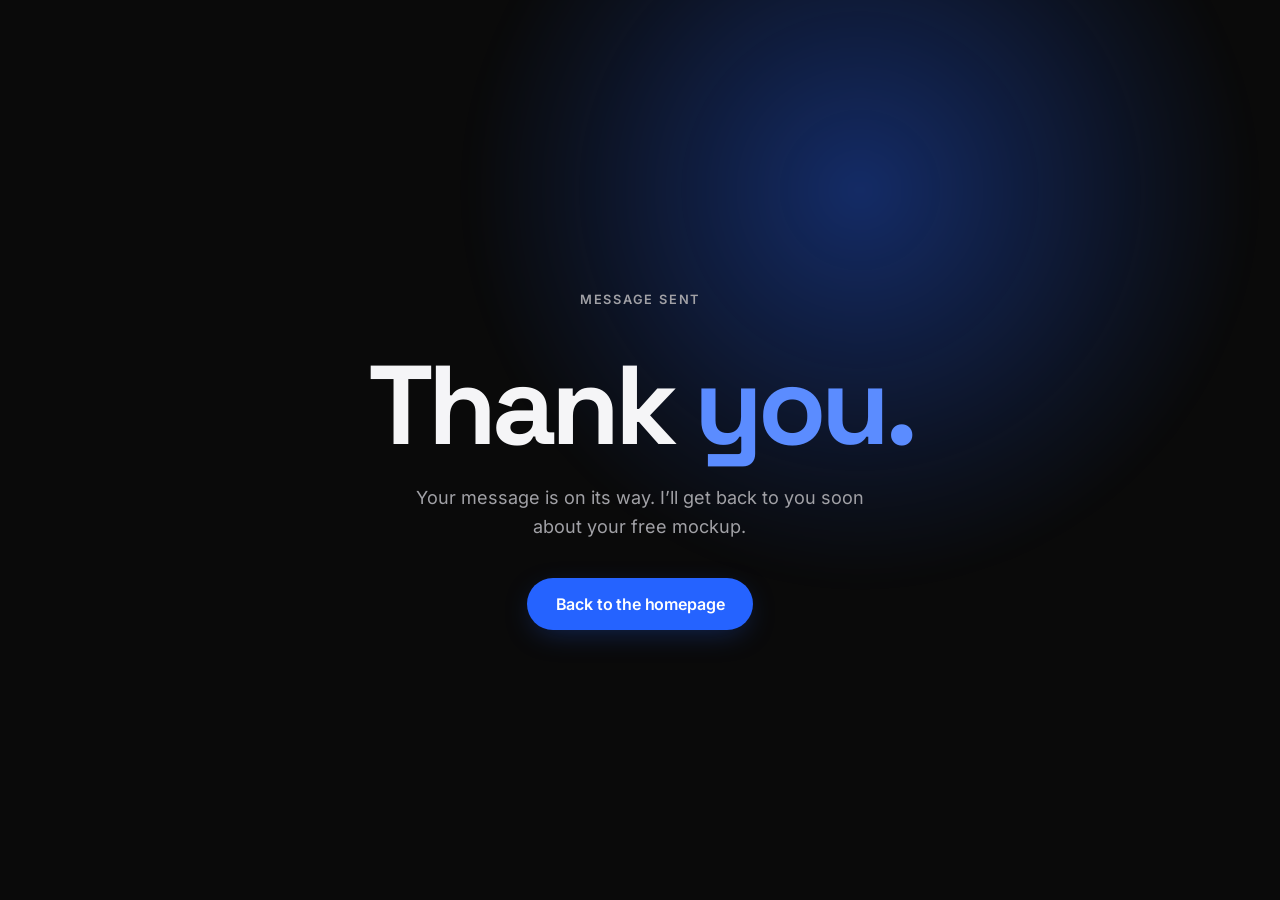
<file: thanks.html>
<!doctype html>
<html lang="en">
<head>
  <meta charset="utf-8">
  <meta name="viewport" content="width=device-width, initial-scale=1">
  <title>Thanks! | JCP Graphic Design</title>
  <meta name="description" content="Thanks for reaching out to JCP Graphic Design. Jonathan will be in touch soon.">
  <meta name="robots" content="noindex">
  <meta name="theme-color" content="#0a0a0a">
  <link rel="icon" href="images/icons/favicon.svg" type="image/svg+xml">
  <link rel="icon" href="images/icons/favicon-32.png" sizes="32x32" type="image/png">
  <link rel="apple-touch-icon" href="images/icons/apple-touch-icon.png">
  <link rel="stylesheet" href="css/styles.css">
</head>
<body>
  <!-- Shown after the contact form is sent when JavaScript is turned off. -->
  <main class="simple">
    <div class="hero__glow" aria-hidden="true"></div>
    <div>
      <p class="eyebrow">Message sent</p>
      <h1>Thank <span class="accent">you.</span></h1>
      <p>Your message is on its way. I&rsquo;ll get back to you soon about your free mockup.</p>
      <a class="btn btn--primary" href="./">Back to the homepage</a>
    </div>
  </main>
</body>
</html>
</file>
<file: css/styles.css>
/* =========================================================
   JCP Graphic Design: styles
   Colors live in :root below. Change --accent to rebrand.
   ========================================================= */
@font-face {
  font-family: "Inter";
  src: url("../fonts/inter-latin-wght-normal.woff2") format("woff2");
  font-weight: 100 900;
  font-style: normal;
  font-display: swap;
}
@font-face {
  font-family: "Space Grotesk";
  src: url("../fonts/space-grotesk-latin-wght-normal.woff2") format("woff2");
  font-weight: 300 700;
  font-style: normal;
  font-display: swap;
}

:root {
  --bg: #0a0a0a;
  --bg-2: #111112;
  --surface: #161618;
  --line: rgba(255, 255, 255, 0.09);
  --line-strong: rgba(255, 255, 255, 0.18);
  --text: #f5f5f7;
  --muted: #a1a1a6;          /* 7.6:1 on --bg */
  --accent: #2563ff;         /* buttons & fills (white text = 4.9:1) */
  --accent-text: #5b8cff;    /* accent used as TEXT on dark (6.3:1) */
  --accent-glow: rgba(37, 99, 255, 0.35);
  --radius: 20px;
  --radius-sm: 12px;
  --container: 1200px;
  --pad: clamp(20px, 5vw, 48px);
  --section: clamp(88px, 12vw, 168px);
  --font-body: "Inter", system-ui, -apple-system, "Segoe UI", Roboto, Arial, sans-serif;
  --font-display: "Space Grotesk", "Inter", system-ui, sans-serif;
  --ease: cubic-bezier(0.22, 1, 0.36, 1);
}

*, *::before, *::after { box-sizing: border-box; }
html { scroll-behavior: smooth; -webkit-text-size-adjust: 100%; scroll-padding-top: 80px; }
body {
  margin: 0;
  background: var(--bg);
  color: var(--text);
  font-family: var(--font-body);
  font-size: clamp(16px, 1.05vw + 10px, 18px);
  line-height: 1.6;
  -webkit-font-smoothing: antialiased;
  -moz-osx-font-smoothing: grayscale;
  text-rendering: optimizeLegibility;
}
img, svg { display: block; max-width: 100%; height: auto; }
a { color: inherit; }
h1, h2, h3 { font-family: var(--font-display); line-height: 1.05; letter-spacing: -0.03em; margin: 0; font-weight: 700; }
p { margin: 0; }
ul, ol { margin: 0; padding: 0; list-style: none; }
::selection { background: var(--accent); color: #fff; }

.container { width: 100%; max-width: var(--container); margin-inline: auto; padding-inline: var(--pad); }
.sr-only { position: absolute; width: 1px; height: 1px; padding: 0; margin: -1px; overflow: hidden; clip: rect(0 0 0 0); white-space: nowrap; border: 0; }
.accent { color: var(--accent-text); }
.muted { color: var(--muted); }

/* Focus: clearly visible for keyboard users */
:focus-visible { outline: 2px solid var(--accent-text); outline-offset: 3px; border-radius: 6px; }

.skip-link {
  position: absolute; left: 16px; top: -60px; z-index: 100;
  background: var(--accent); color: #fff; padding: 10px 16px; border-radius: 10px;
  font-weight: 600; text-decoration: none; transition: top .2s;
}
.skip-link:focus { top: 16px; }

/* ---------- Buttons ---------- */
.btn {
  --h: 52px;
  display: inline-flex; align-items: center; justify-content: center; gap: .5em;
  min-height: var(--h); padding: 0 28px; border-radius: 999px;
  font: 600 1rem/1 var(--font-body); text-decoration: none; letter-spacing: -0.01em;
  border: 1px solid transparent; cursor: pointer;
  transition: transform .35s var(--ease), background-color .25s, border-color .25s, box-shadow .35s var(--ease), color .25s;
}
.btn--primary { background: var(--accent); color: #fff; box-shadow: 0 8px 30px -8px var(--accent-glow); }
.btn--primary:hover { transform: translateY(-2px); box-shadow: 0 14px 40px -8px rgba(37, 99, 255, .6); background: #1d55f0; }
.btn--ghost { color: var(--text); border-color: var(--line-strong); }
.btn--ghost:hover { border-color: var(--text); transform: translateY(-2px); }
.btn--small { --h: 40px; padding: 0 18px; font-size: .9rem; background: var(--accent); color: #fff; }
.btn--small:hover { background: #1d55f0; }
.btn--block { width: 100%; }
.btn[disabled] { opacity: .6; cursor: progress; transform: none; }

/* ---------- Nav ---------- */
.nav {
  position: sticky; top: 0; z-index: 50;
  background: rgba(10, 10, 10, 0.72);
  -webkit-backdrop-filter: saturate(180%) blur(18px);
  backdrop-filter: saturate(180%) blur(18px);
  border-bottom: 1px solid transparent;
  transition: border-color .3s;
}
.nav.is-scrolled { border-bottom-color: var(--line); }
.nav__inner { display: flex; align-items: center; justify-content: space-between; height: 68px; }
.nav__logo { display: inline-flex; align-items: center; gap: 10px; text-decoration: none; font-weight: 600; letter-spacing: -0.01em; }
.nav__mark {
  display: inline-grid; place-items: center; height: 32px; padding: 0 8px; border-radius: 8px;
  background: var(--accent); color: #fff; font: 700 .8rem/1 var(--font-display); letter-spacing: 0.02em;
}
.nav__name { font-size: .95rem; }
.nav__menu ul { display: flex; align-items: center; gap: 32px; }
.nav__menu a:not(.btn) {
  text-decoration: none; color: var(--muted); font-size: .92rem; font-weight: 500;
  transition: color .2s;
}
.nav__menu a:not(.btn):hover { color: var(--text); }
.nav__toggle { display: none; }

@media (max-width: 760px) {
  .nav__toggle {
    display: inline-grid; place-items: center; width: 44px; height: 44px; margin-right: -10px;
    background: none; border: 0; color: var(--text); cursor: pointer; border-radius: 10px;
  }
  .nav__bars, .nav__bars::before, .nav__bars::after {
    display: block; width: 22px; height: 2px; background: currentColor; border-radius: 2px;
    transition: transform .3s var(--ease), opacity .2s;
  }
  .nav__bars { position: relative; }
  .nav__bars::before, .nav__bars::after { content: ""; position: absolute; left: 0; }
  .nav__bars::before { top: -7px; }
  .nav__bars::after { top: 7px; }
  .nav__toggle[aria-expanded="true"] .nav__bars { background: transparent; }
  .nav__toggle[aria-expanded="true"] .nav__bars::before { transform: translateY(7px) rotate(45deg); }
  .nav__toggle[aria-expanded="true"] .nav__bars::after { transform: translateY(-7px) rotate(-45deg); }

  .nav__menu {
    position: fixed; inset: 68px 0 auto 0; background: rgba(10,10,10,.97);
    border-bottom: 1px solid var(--line); padding: 8px var(--pad) 28px;
    visibility: hidden; opacity: 0; transform: translateY(-8px);
    transition: opacity .25s, transform .3s var(--ease), visibility 0s .3s;
  }
  .nav__menu.is-open { visibility: visible; opacity: 1; transform: none; transition: opacity .25s, transform .3s var(--ease); }
  .nav__menu ul { flex-direction: column; align-items: stretch; gap: 0; }
  .nav__menu li a:not(.btn) { display: block; padding: 16px 0; font-size: 1.25rem; color: var(--text); border-bottom: 1px solid var(--line); }
  .nav__menu li .btn { margin-top: 20px; width: 100%; --h: 52px; font-size: 1rem; }
}
/* Without JS the toggle can't work, so show the menu inline */
html:not(.js) .nav__toggle { display: none; }
@media (max-width: 760px) {
  html:not(.js) .nav__menu { position: static; visibility: visible; opacity: 1; transform: none; background: none; border: 0; padding: 0; }
  html:not(.js) .nav__menu ul { flex-direction: row; gap: 14px; }
  html:not(.js) .nav__menu li a:not(.btn) { padding: 0; font-size: .85rem; border: 0; }
  html:not(.js) .nav__menu li .btn, html:not(.js) .nav__name { display: none; }
}

/* ---------- Hero ---------- */
.hero { position: relative; overflow: hidden; padding: clamp(72px, 14vw, 180px) 0 0; isolation: isolate; }
.hero__glow {
  position: absolute; z-index: -1; pointer-events: none;
  width: min(1100px, 140vw); aspect-ratio: 1; left: 50%; top: -55%;
  transform: translateX(-30%);
  background: radial-gradient(closest-side, rgba(37,99,255,.38), rgba(37,99,255,.08) 55%, transparent 72%);
  filter: blur(10px);
}
.hero__inner { position: relative; }
.eyebrow {
  display: inline-flex; align-items: center; gap: 10px;
  font-size: .8rem; font-weight: 600; letter-spacing: .14em; text-transform: uppercase; color: var(--muted);
}
.eyebrow .num { color: var(--accent-text); font-family: var(--font-display); }
.hero .eyebrow::before { content: ""; width: 8px; height: 8px; border-radius: 50%; background: var(--accent-text); box-shadow: 0 0 0 4px rgba(91,140,255,.2); }
.hero__title {
  margin-top: 24px; max-width: 13ch;
  font-size: clamp(3rem, 9.2vw, 8.4rem); line-height: .95; letter-spacing: -0.045em;
}
.hero__sub { margin-top: 28px; max-width: 46ch; font-size: clamp(1.05rem, 1.4vw + .5rem, 1.35rem); color: var(--muted); line-height: 1.5; }
.hero__actions { display: flex; flex-wrap: wrap; gap: 14px; margin-top: 40px; }
.hero__facts { display: flex; flex-wrap: wrap; gap: 10px 28px; margin-top: 36px; color: var(--muted); font-size: .92rem; }
.hero__facts li { display: inline-flex; align-items: center; gap: 8px; }
.hero__facts li::before {
  content: ""; width: 16px; height: 16px; flex: none;
  background: no-repeat center/contain url("data:image/svg+xml,%3Csvg xmlns='http://www.w3.org/2000/svg' viewBox='0 0 16 16'%3E%3Cpath d='M3 8.5l3 3 7-7' fill='none' stroke='%235b8cff' stroke-width='2' stroke-linecap='round' stroke-linejoin='round'/%3E%3C/svg%3E");
}

.ticker { margin-top: clamp(72px, 10vw, 128px); border-block: 1px solid var(--line); overflow: hidden; padding: 22px 0; }
.ticker__track { display: flex; width: max-content; animation: ticker 40s linear infinite; }
.ticker__track span {
  font: 600 clamp(1.25rem, 2.4vw, 2rem)/1 var(--font-display); letter-spacing: -0.02em; color: #8e8e93;
  padding-inline: 28px; white-space: nowrap; display: inline-flex; align-items: center; gap: 56px;
}
.ticker__track span::after { content: "\2726"; color: var(--accent-text); font-size: .6em; margin-left: 28px; }
@keyframes ticker { to { transform: translateX(-50%); } }

/* ---------- Sections ---------- */
.section { padding-block: var(--section); position: relative; }
.section--alt { background: var(--bg-2); border-block: 1px solid var(--line); }
.section__head { max-width: 760px; margin-bottom: clamp(48px, 6vw, 80px); }
.section__title { margin-top: 18px; font-size: clamp(2.3rem, 5.6vw, 4.6rem); letter-spacing: -0.04em; }
.section__lead { margin-top: 22px; color: var(--muted); font-size: clamp(1.02rem, 1vw + .6rem, 1.2rem); max-width: 56ch; }

/* ---------- Service cards ---------- */
.cards { display: grid; grid-template-columns: repeat(auto-fill, minmax(min(100%, 330px), 1fr)); gap: 16px; }
.card {
  position: relative; display: flex; flex-direction: column;
  padding: 32px; border-radius: var(--radius);
  background: linear-gradient(180deg, rgba(255,255,255,.035), rgba(255,255,255,.01));
  border: 1px solid var(--line);
  transition: transform .5s var(--ease), border-color .3s, background-color .3s;
}
.card:hover { transform: translateY(-4px); border-color: var(--line-strong); }
.card--feature { border-color: rgba(91,140,255,.55); background: linear-gradient(180deg, rgba(37,99,255,.14), rgba(37,99,255,.03)); }
.card--feature:hover { border-color: var(--accent-text); }
.card__tag {
  position: absolute; top: 20px; right: 20px; font-size: .72rem; font-weight: 600; letter-spacing: .06em; text-transform: uppercase;
  color: #fff; background: var(--accent); padding: 6px 10px; border-radius: 999px;
}
.card__title { font-size: 1.3rem; letter-spacing: -0.02em; padding-right: 0; }
.card--feature .card__title { margin-top: 28px; }
.card__price { margin-top: 28px; font: 700 clamp(2.4rem, 4vw, 3.2rem)/1 var(--font-display); letter-spacing: -0.04em; }
.card__unit { font-size: .45em; color: var(--muted); letter-spacing: 0; margin-left: 2px; font-weight: 500; }
.card__desc { margin-top: 16px; color: var(--muted); flex: 1; }
.card__link {
  margin-top: 28px; display: inline-flex; align-items: center; gap: 6px; align-self: flex-start;
  color: var(--accent-text); font-weight: 600; text-decoration: none; font-size: .95rem; min-height: 44px;
}
.card__link span { transition: transform .3s var(--ease); }
.card__link:hover span { transform: translateX(4px); }
.card__link:hover { text-decoration: underline; text-underline-offset: 4px; }

/* ---------- Portfolio gallery ---------- */
.gallery { display: grid; grid-template-columns: repeat(auto-fill, minmax(min(100%, 340px), 1fr)); gap: 16px; }
.gallery__item { margin: 0; }
.gallery__btn {
  display: block; width: 100%; padding: 0; border: 0; background: var(--surface); cursor: zoom-in;
  border-radius: var(--radius); overflow: hidden; position: relative; color: inherit; text-align: left;
}
.gallery__btn img { width: 100%; aspect-ratio: 4 / 3; object-fit: cover; transition: transform .8s var(--ease), opacity .4s; }
.gallery__btn:hover img, .gallery__btn:focus-visible img { transform: scale(1.04); }
.gallery__meta {
  position: absolute; inset: auto 0 0 0; padding: 72px 22px 20px;
  background: linear-gradient(rgba(0,0,0,0), rgba(0,0,0,.62) 38%, rgba(0,0,0,.9));
  display: flex; flex-direction: column; gap: 2px;
}
.gallery__cat { font-size: .74rem; font-weight: 600; letter-spacing: .12em; text-transform: uppercase; color: #c7d6ff; }
.gallery__title { font: 600 1.15rem/1.25 var(--font-display); letter-spacing: -0.01em; color: #fff; }
.noscript-note { color: var(--muted); }
.noscript-note a { color: var(--accent-text); }

/* Lightbox */
.lightbox {
  width: 100vw; height: 100dvh; max-width: none; max-height: none; margin: 0; padding: 0;
  border: 0; background: rgba(5,5,5,.97); color: var(--text);
}
.lightbox::backdrop { background: rgba(0,0,0,.85); -webkit-backdrop-filter: blur(8px); backdrop-filter: blur(8px); }
.lightbox[open] { display: grid; place-items: center; animation: lb-in .3s var(--ease); }
@keyframes lb-in { from { opacity: 0; } }
.lightbox__inner { width: 100%; height: 100%; display: grid; place-items: center; padding: 72px clamp(12px, 7vw, 96px); }
.lightbox__figure { margin: 0; display: flex; flex-direction: column; align-items: center; gap: 16px; max-width: 100%; max-height: 100%; }
.lightbox__img { max-width: min(1200px, 100%); max-height: calc(100dvh - 190px); width: auto; height: auto; border-radius: var(--radius-sm); object-fit: contain; }
.lightbox__caption { text-align: center; color: var(--muted); font-size: .95rem; }
.lightbox__caption strong { color: var(--text); font-weight: 600; }
.lightbox__btn {
  position: fixed; width: 52px; height: 52px; border-radius: 50%;
  display: grid; place-items: center; font-size: 1.4rem; line-height: 1;
  background: rgba(255,255,255,.08); color: #fff; border: 1px solid var(--line-strong); cursor: pointer;
  transition: background-color .2s, transform .3s var(--ease);
}
.lightbox__btn:hover { background: var(--accent); border-color: var(--accent); }
.lightbox__close { top: 16px; right: 16px; font-size: 1.8rem; }
.lightbox__prev { left: 16px; top: 50%; transform: translateY(-50%); }
.lightbox__next { right: 16px; top: 50%; transform: translateY(-50%); }
@media (max-width: 640px) {
  .lightbox__prev, .lightbox__next { top: auto; bottom: 16px; transform: none; }
  .lightbox__prev { left: calc(50% - 64px); }
  .lightbox__next { right: calc(50% - 64px); }
  .lightbox__img { max-height: calc(100dvh - 230px); }
}
body.lb-open { overflow: hidden; }

/* ---------- Steps ---------- */
.steps { display: grid; grid-template-columns: repeat(auto-fit, minmax(min(100%, 280px), 1fr)); gap: 16px; counter-reset: step; }
.step { padding: 36px 32px 40px; border-top: 1px solid var(--line-strong); position: relative; }
.step::before {
  content: ""; position: absolute; top: -1px; left: 0; height: 1px; width: 0; background: var(--accent-text);
  transition: width 1.2s var(--ease) .2s;
}
.step.is-visible::before, html:not(.js) .step::before { width: 100%; }
.step__num { display: block; font: 700 clamp(3.5rem, 6vw, 5rem)/1 var(--font-display); color: var(--accent-text); letter-spacing: -0.05em; }
.step__title { margin-top: 20px; font-size: 1.5rem; letter-spacing: -0.02em; }
.step p { margin-top: 12px; color: var(--muted); }

/* ---------- Why me ---------- */
.features { display: grid; grid-template-columns: repeat(auto-fit, minmax(min(100%, 250px), 1fr)); gap: 16px; }
.feature { padding: 32px; border-radius: var(--radius); background: var(--surface); border: 1px solid var(--line); transition: border-color .3s, transform .5s var(--ease); }
.feature:hover { border-color: var(--line-strong); transform: translateY(-4px); }
.feature__icon { width: 30px; height: 30px; fill: none; stroke: var(--accent-text); stroke-width: 1.8; stroke-linecap: round; stroke-linejoin: round; }
.feature h3 { margin-top: 24px; font-size: 1.25rem; letter-spacing: -0.02em; }
.feature p { margin-top: 10px; color: var(--muted); font-size: .97rem; }

/* ---------- Testimonials ---------- */
.quotes { display: grid; grid-template-columns: repeat(auto-fit, minmax(min(100%, 300px), 1fr)); gap: 16px; }
.quote { padding: 36px 32px; border-radius: var(--radius); border: 1px solid var(--line); background: var(--surface); display: flex; flex-direction: column; justify-content: space-between; gap: 28px; }
.quote blockquote { margin: 0; font: 500 1.3rem/1.35 var(--font-display); letter-spacing: -0.015em; }
.quote blockquote p::before { content: "\201C"; display: block; font-size: 3rem; line-height: .6; color: var(--accent-text); margin-bottom: 14px; }
.quote__by { color: var(--muted); font-size: .9rem; }
.quote--placeholder { border-style: dashed; border-color: var(--line-strong); background: transparent; }
.quote--placeholder blockquote { color: var(--muted); }

/* ---------- FAQ ---------- */
.faq { display: grid; grid-template-columns: minmax(0, 1fr) minmax(0, 1.6fr); gap: clamp(32px, 6vw, 96px); align-items: start; }
.faq .section__head { margin-bottom: 0; position: sticky; top: 110px; }
@media (max-width: 900px) { .faq { grid-template-columns: 1fr; } .faq .section__head { position: static; margin-bottom: 8px; } }
.faq__list details { border-bottom: 1px solid var(--line); }
.faq__list details:first-child { border-top: 1px solid var(--line); }
.faq__list summary {
  list-style: none; cursor: pointer; padding: 26px 48px 26px 0; position: relative;
  font: 600 clamp(1.1rem, 1.4vw, 1.3rem)/1.3 var(--font-display); letter-spacing: -0.015em;
  transition: color .2s;
}
.faq__list summary::-webkit-details-marker { display: none; }
.faq__list summary:hover { color: var(--accent-text); }
.faq__list summary::after {
  content: ""; position: absolute; right: 4px; top: 50%; width: 14px; height: 14px; margin-top: -7px;
  background:
    linear-gradient(currentColor, currentColor) center/14px 2px no-repeat,
    linear-gradient(currentColor, currentColor) center/2px 14px no-repeat;
  transition: transform .35s var(--ease);
}
.faq__list details[open] summary::after { transform: rotate(45deg); }
.faq__list details p { padding: 0 48px 28px 0; color: var(--muted); max-width: 62ch; }

/* ---------- Contact ---------- */
.contact { overflow: hidden; isolation: isolate; }
.hero__glow--contact { top: auto; bottom: -60%; left: 0; transform: translateX(-40%); opacity: .8; }
.contact__grid { display: grid; grid-template-columns: minmax(0, 1fr) minmax(0, 1.1fr); gap: clamp(40px, 7vw, 112px); align-items: start; }
@media (max-width: 900px) { .contact__grid { grid-template-columns: 1fr; } }
.contact__direct { margin-top: 44px; display: grid; gap: 18px; }
.contact__direct li { display: grid; gap: 2px; }
.contact__label { font-size: .75rem; font-weight: 600; letter-spacing: .14em; text-transform: uppercase; color: var(--muted); }
.contact__direct a { font: 600 clamp(1.15rem, 1.8vw, 1.45rem)/1.3 var(--font-display); text-decoration: none; letter-spacing: -0.01em; overflow-wrap: anywhere; }
.contact__direct a:hover { color: var(--accent-text); }

.form { padding: clamp(24px, 4vw, 44px); border-radius: 28px; background: rgba(22,22,24,.85); border: 1px solid var(--line); display: grid; gap: 20px; }
.form__row { display: grid; grid-template-columns: 1fr 1fr; gap: 20px; }
@media (max-width: 600px) { .form__row { grid-template-columns: 1fr; } }
.field { display: grid; gap: 8px; }
.field label { font-size: .9rem; font-weight: 500; }
.req { color: var(--accent-text); }
.field input, .field select, .field textarea {
  width: 100%; font: inherit; font-size: 1rem; color: var(--text);
  background: var(--bg); border: 1px solid var(--line-strong); border-radius: var(--radius-sm);
  padding: 14px 16px; min-height: 52px; transition: border-color .2s, box-shadow .2s;
}
.field textarea { resize: vertical; min-height: 140px; }
.field select {
  appearance: none; -webkit-appearance: none; padding-right: 44px; cursor: pointer;
  background: var(--bg) no-repeat right 16px center/14px url("data:image/svg+xml,%3Csvg xmlns='http://www.w3.org/2000/svg' viewBox='0 0 16 16'%3E%3Cpath d='M3 6l5 5 5-5' fill='none' stroke='%23a1a1a6' stroke-width='2' stroke-linecap='round'/%3E%3C/svg%3E");
}
.field input:hover, .field select:hover, .field textarea:hover { border-color: rgba(255,255,255,.3); }
.field input:focus, .field select:focus, .field textarea:focus { outline: none; border-color: var(--accent-text); box-shadow: 0 0 0 4px rgba(91,140,255,.22); }
.field [aria-invalid="true"] { border-color: #ff6b6b; }
.form__note { font-size: .82rem; color: var(--muted); }
.form__status { min-height: 1.5em; font-size: .95rem; font-weight: 500; }
.form__status.is-success { color: #5ee38f; }
.form__status.is-error { color: #ff8080; }
.form__status a { color: inherit; }
.hp { position: absolute !important; left: -9999px; width: 1px; height: 1px; overflow: hidden; }

/* ---------- Footer ---------- */
.footer { border-top: 1px solid var(--line); padding: 48px 0; font-size: .9rem; color: var(--muted); }
.footer__inner { display: flex; flex-wrap: wrap; align-items: center; justify-content: space-between; gap: 16px 32px; }
.footer__brand { display: inline-flex; align-items: center; gap: 10px; color: var(--text); font-weight: 600; }
.footer__meta { display: flex; flex-wrap: wrap; gap: 10px; }
.footer a { text-decoration: none; }
.footer a:hover { color: var(--text); text-decoration: underline; text-underline-offset: 4px; }
.footer__top { color: var(--text); }

/* ---------- Simple pages (404 / thanks) ---------- */
.simple { min-height: 100dvh; display: grid; place-items: center; text-align: center; padding: 48px var(--pad); position: relative; overflow: hidden; isolation: isolate; }
.simple h1 { font-size: clamp(3rem, 10vw, 7rem); letter-spacing: -0.05em; }
.simple p { margin: 20px auto 36px; color: var(--muted); max-width: 44ch; }
.simple .hero__glow { top: -40%; }

/* ---------- Scroll reveal (only when JS is on) ---------- */
.js .reveal { opacity: 0; transform: translateY(28px); transition: opacity .9s var(--ease), transform .9s var(--ease); transition-delay: var(--d, 0s); }
.js .reveal.is-visible { opacity: 1; transform: none; }

@media (prefers-reduced-motion: reduce) {
  html { scroll-behavior: auto; }
  *, *::before, *::after { animation-duration: .01ms !important; animation-iteration-count: 1 !important; transition-duration: .01ms !important; transition-delay: 0s !important; }
  .js .reveal { opacity: 1; transform: none; }
  .ticker__track { animation: none; }
}

/* Hero entrance (plays on load; not tied to scrolling) */
.js .rise { animation: rise 1s var(--ease) both; }
.js .hero__title.rise { animation-delay: .08s; }
.js .hero__sub.rise { animation-delay: .18s; }
.js .hero__actions.rise { animation-delay: .28s; }
.js .hero__facts.rise { animation-delay: .38s; }
@keyframes rise { from { opacity: .001; transform: translateY(24px); } }

/* ---------- About (inside Why me) ---------- */
.about { display: grid; grid-template-columns: minmax(0, .85fr) minmax(0, 1.15fr); gap: clamp(36px, 6vw, 96px); align-items: center; margin-bottom: clamp(56px, 7vw, 96px); }
.about .section__head { margin-bottom: 28px; }
@media (max-width: 860px) { .about { grid-template-columns: 1fr; } .about__photo { max-width: 440px; } }
.about__photo {
  margin: 0; position: relative; border-radius: 28px; overflow: hidden; isolation: isolate;
  background: var(--surface); border: 1px solid var(--line-strong);
  box-shadow: 0 30px 80px -30px rgba(37, 99, 255, .45);
}
.about__photo img { width: 100%; aspect-ratio: 4 / 5; object-fit: cover; }
/* Subtle on-brand frame: soft blue edge light + bottom fade (photo itself unaltered) */
.about__photo::after {
  content: ""; position: absolute; inset: 0; pointer-events: none; border-radius: inherit;
  background: linear-gradient(180deg, transparent 62%, rgba(10, 10, 10, .55));
  box-shadow: inset 0 0 0 1px rgba(91, 140, 255, .25);
}
.about__copy { display: grid; gap: 16px; color: var(--muted); font-size: clamp(1.02rem, .6vw + .8rem, 1.15rem); max-width: 56ch; }
.about__copy strong { color: var(--text); font-weight: 600; }

/* "Concept project" tag on portfolio cards + lightbox caption */
.gallery__tag {
  position: absolute; top: 16px; left: 16px; z-index: 1;
  font: 600 .72rem/1 var(--font-body); letter-spacing: .08em; text-transform: uppercase;
  color: #fff; background: rgba(10, 10, 10, .78); border: 1px solid rgba(255, 255, 255, .22);
  padding: 7px 10px; border-radius: 999px;
  -webkit-backdrop-filter: blur(6px); backdrop-filter: blur(6px);
}
.gallery__tag--inline { position: static; display: inline-block; vertical-align: middle; margin-right: 6px; background: var(--accent); border-color: var(--accent); }

/* What's included list on service cards */
.card__list { margin-top: 20px; padding-top: 20px; border-top: 1px solid var(--line); display: grid; gap: 10px; font-size: .92rem; color: #d1d1d6; flex: 1; }
.card__list li { display: flex; gap: 10px; align-items: flex-start; line-height: 1.45; }
.card__list li::before {
  content: ""; width: 16px; height: 16px; flex: none; margin-top: 2px;
  background: no-repeat center/contain url("data:image/svg+xml,%3Csvg xmlns='http://www.w3.org/2000/svg' viewBox='0 0 16 16'%3E%3Cpath d='M3 8.5l3 3 7-7' fill='none' stroke='%235b8cff' stroke-width='2' stroke-linecap='round' stroke-linejoin='round'/%3E%3C/svg%3E");
}
.card__desc { flex: 0; }

/* Wide add-on card (business listing setup) spans the full row on larger screens */
@media (min-width: 1000px) {
  .card--wide { grid-column: 1 / -1; display: grid; grid-template-columns: 1fr 1fr; column-gap: 48px; align-items: start; }
  .card--wide .card__title, .card--wide .card__price, .card--wide .card__desc { grid-column: 1; }
  .card--wide .card__list { grid-column: 2; grid-row: 1 / span 4; margin-top: 0; padding-top: 0; border-top: 0; padding-left: 48px; border-left: 1px solid var(--line); align-self: stretch; align-content: center; }
  .card--wide .card__link { grid-column: 1; }
}
.card__tag--addon { background: transparent; border: 1px solid var(--accent-text); color: var(--accent-text); }
.hero .eyebrow { align-items: flex-start; }
.hero .eyebrow::before { margin-top: .3em; }
@media (max-width: 999px) { .card--wide .card__title { margin-top: 28px; } }
</file>
